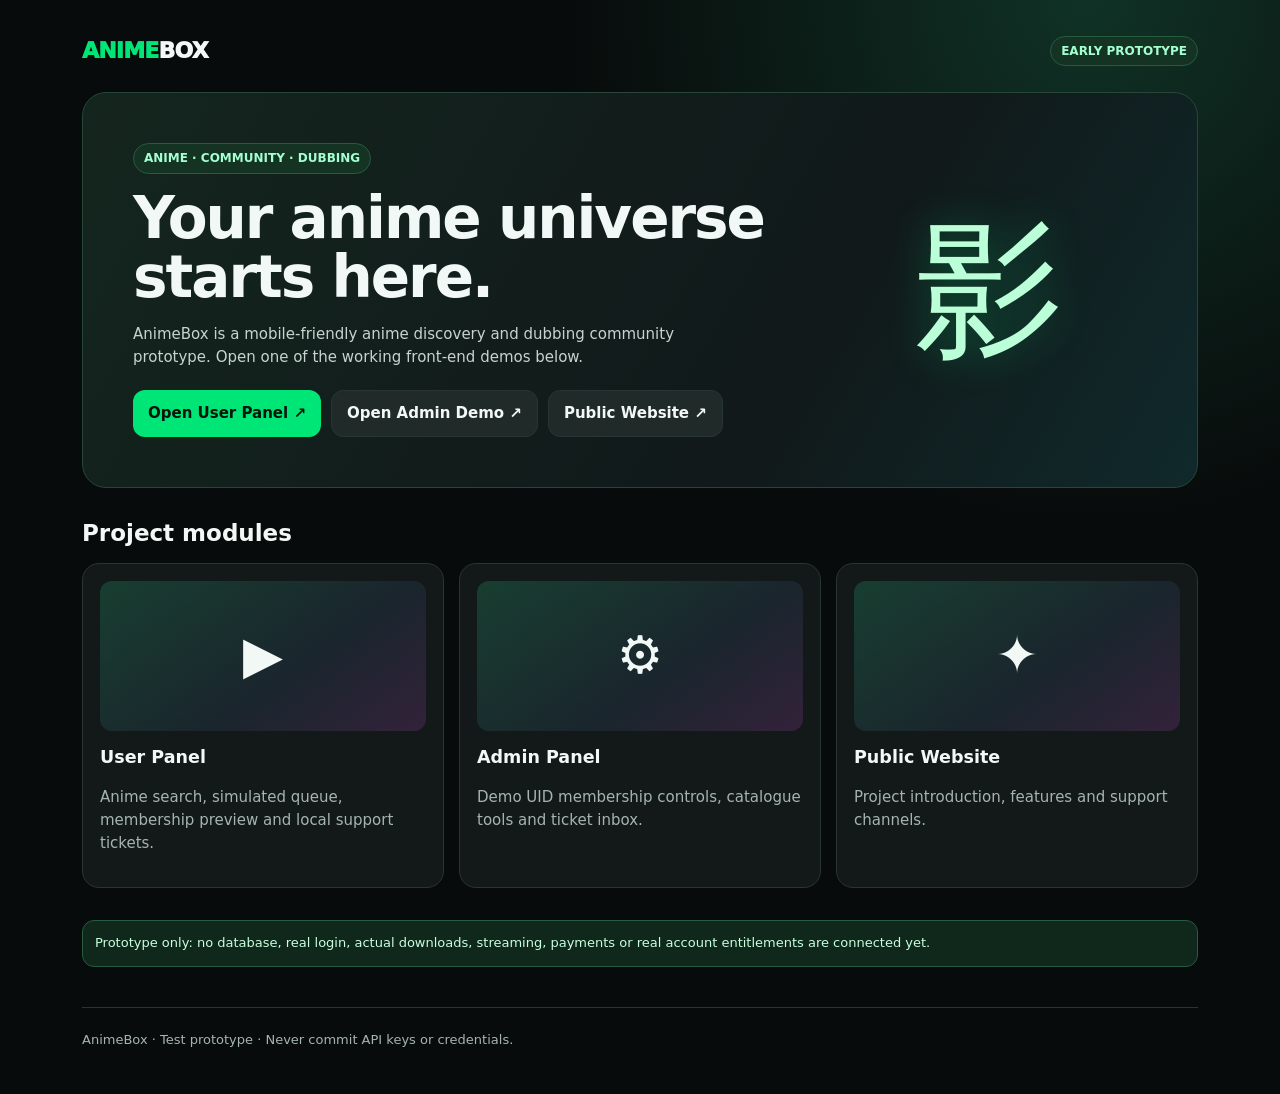
<file: index.html>
<!doctype html><html lang="en"><head><meta charset="utf-8"><meta name="viewport" content="width=device-width,initial-scale=1"><title>AnimeBox — Project Home</title><link rel="stylesheet" href="shared/style.css"></head><body><main class="wrap"><header class="top"><a class="brand" href="#"><span>ANIME</span>BOX</a><span class="pill">EARLY PROTOTYPE</span></header><section class="hero"><div><span class="pill">ANIME · COMMUNITY · DUBBING</span><h1>Your anime universe starts here.</h1><p>AnimeBox is a mobile-friendly anime discovery and dubbing community prototype. Open one of the working front-end demos below.</p><div class="actions"><a class="button" href="apps/user/index.html">Open User Panel ↗</a><a class="button alt" href="apps/admin/index.html">Open Admin Demo ↗</a><a class="button alt" href="website/index.html">Public Website ↗</a></div></div><div class="hero-art">影</div></section><section class="section"><h2>Project modules</h2><div class="grid"><a class="card" href="apps/user/index.html"><div class="poster">▶</div><h3>User Panel</h3><p class="muted">Anime search, simulated queue, membership preview and local support tickets.</p></a><a class="card" href="apps/admin/index.html"><div class="poster">⚙</div><h3>Admin Panel</h3><p class="muted">Demo UID membership controls, catalogue tools and ticket inbox.</p></a><a class="card" href="website/index.html"><div class="poster">✦</div><h3>Public Website</h3><p class="muted">Project introduction, features and support channels.</p></a></div></section><div class="notice">Prototype only: no database, real login, actual downloads, streaming, payments or real account entitlements are connected yet.</div><footer class="footer">AnimeBox · Test prototype · Never commit API keys or credentials.</footer></main></body></html>
</file>
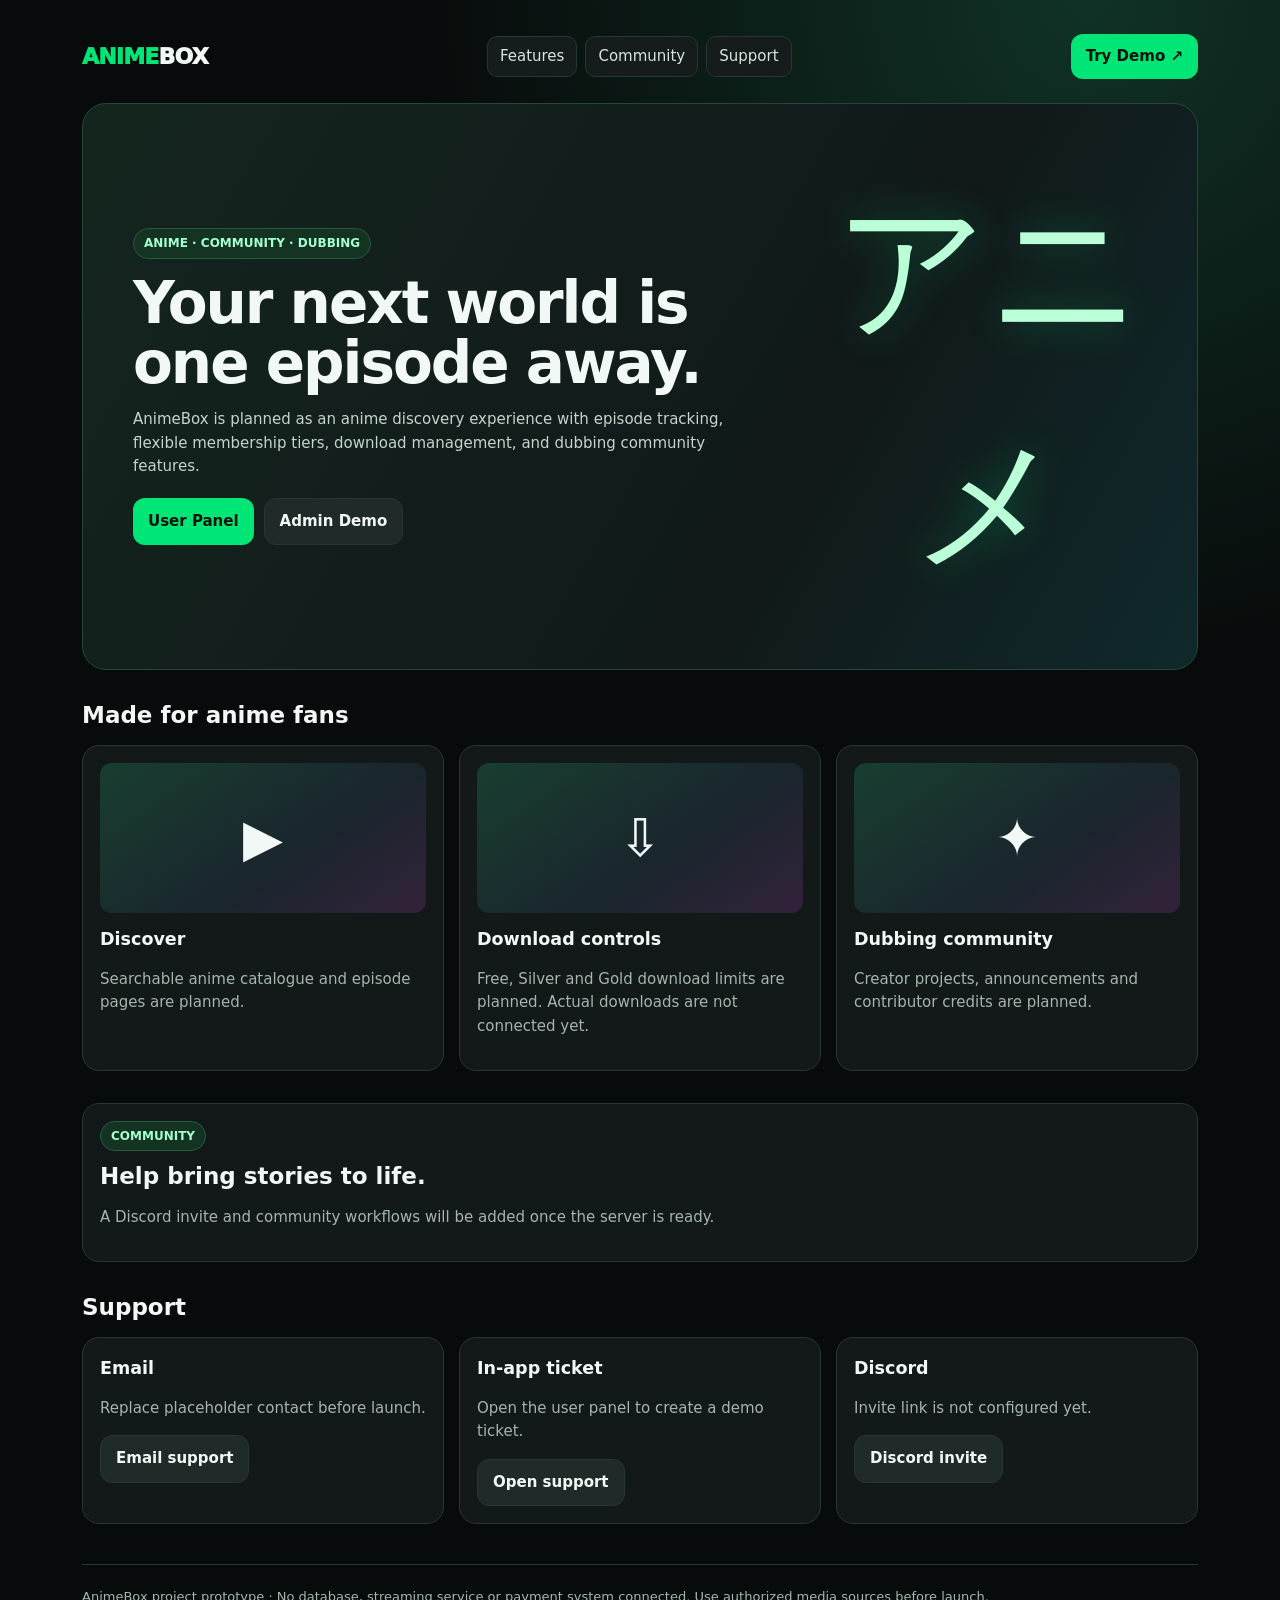
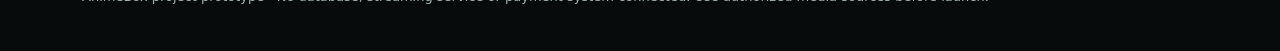
<file: website/index.html>
<!doctype html><html lang="en"><head><meta charset="utf-8"><meta name="viewport" content="width=device-width,initial-scale=1"><title>AnimeBox — Website</title><link rel="stylesheet" href="../shared/style.css"></head><body><main class="wrap"><header class="top"><a class="brand" href="../index.html"><span>ANIME</span>BOX</a><nav class="nav"><a href="#features">Features</a><a href="#community">Community</a><a href="#support">Support</a></nav><a class="button" href="../apps/user/index.html">Try Demo ↗</a></header><section class="hero"><div><span class="pill">ANIME · COMMUNITY · DUBBING</span><h1>Your next world is one episode away.</h1><p>AnimeBox is planned as an anime discovery experience with episode tracking, flexible membership tiers, download management, and dubbing community features.</p><div class="actions"><a class="button" href="../apps/user/index.html">User Panel</a><a class="button alt" href="../apps/admin/index.html">Admin Demo</a></div></div><div class="hero-art">アニメ</div></section><section class="section" id="features"><h2>Made for anime fans</h2><div class="grid"><div class="card"><div class="poster">▶</div><h3>Discover</h3><p class="muted">Searchable anime catalogue and episode pages are planned.</p></div><div class="card"><div class="poster">⇩</div><h3>Download controls</h3><p class="muted">Free, Silver and Gold download limits are planned. Actual downloads are not connected yet.</p></div><div class="card"><div class="poster">✦</div><h3>Dubbing community</h3><p class="muted">Creator projects, announcements and contributor credits are planned.</p></div></div></section><section class="section" id="community"><div class="box"><span class="pill">COMMUNITY</span><h2 style="margin-top:12px">Help bring stories to life.</h2><p class="muted">A Discord invite and community workflows will be added once the server is ready.</p></div></section><section class="section" id="support"><h2>Support</h2><div class="grid"><div class="card"><h3>Email</h3><p class="muted">Replace placeholder contact before launch.</p><a class="button alt" href="mailto:support@example.com">Email support</a></div><div class="card"><h3>In-app ticket</h3><p class="muted">Open the user panel to create a demo ticket.</p><a class="button alt" href="../apps/user/index.html#support">Open support</a></div><div class="card"><h3>Discord</h3><p class="muted">Invite link is not configured yet.</p><button class="alt" onclick="alert('Discord invite not configured yet.')">Discord invite</button></div></div></section><footer class="footer">AnimeBox project prototype · No database, streaming service or payment system connected. Use authorized media sources before launch.</footer></main></body></html>
</file>
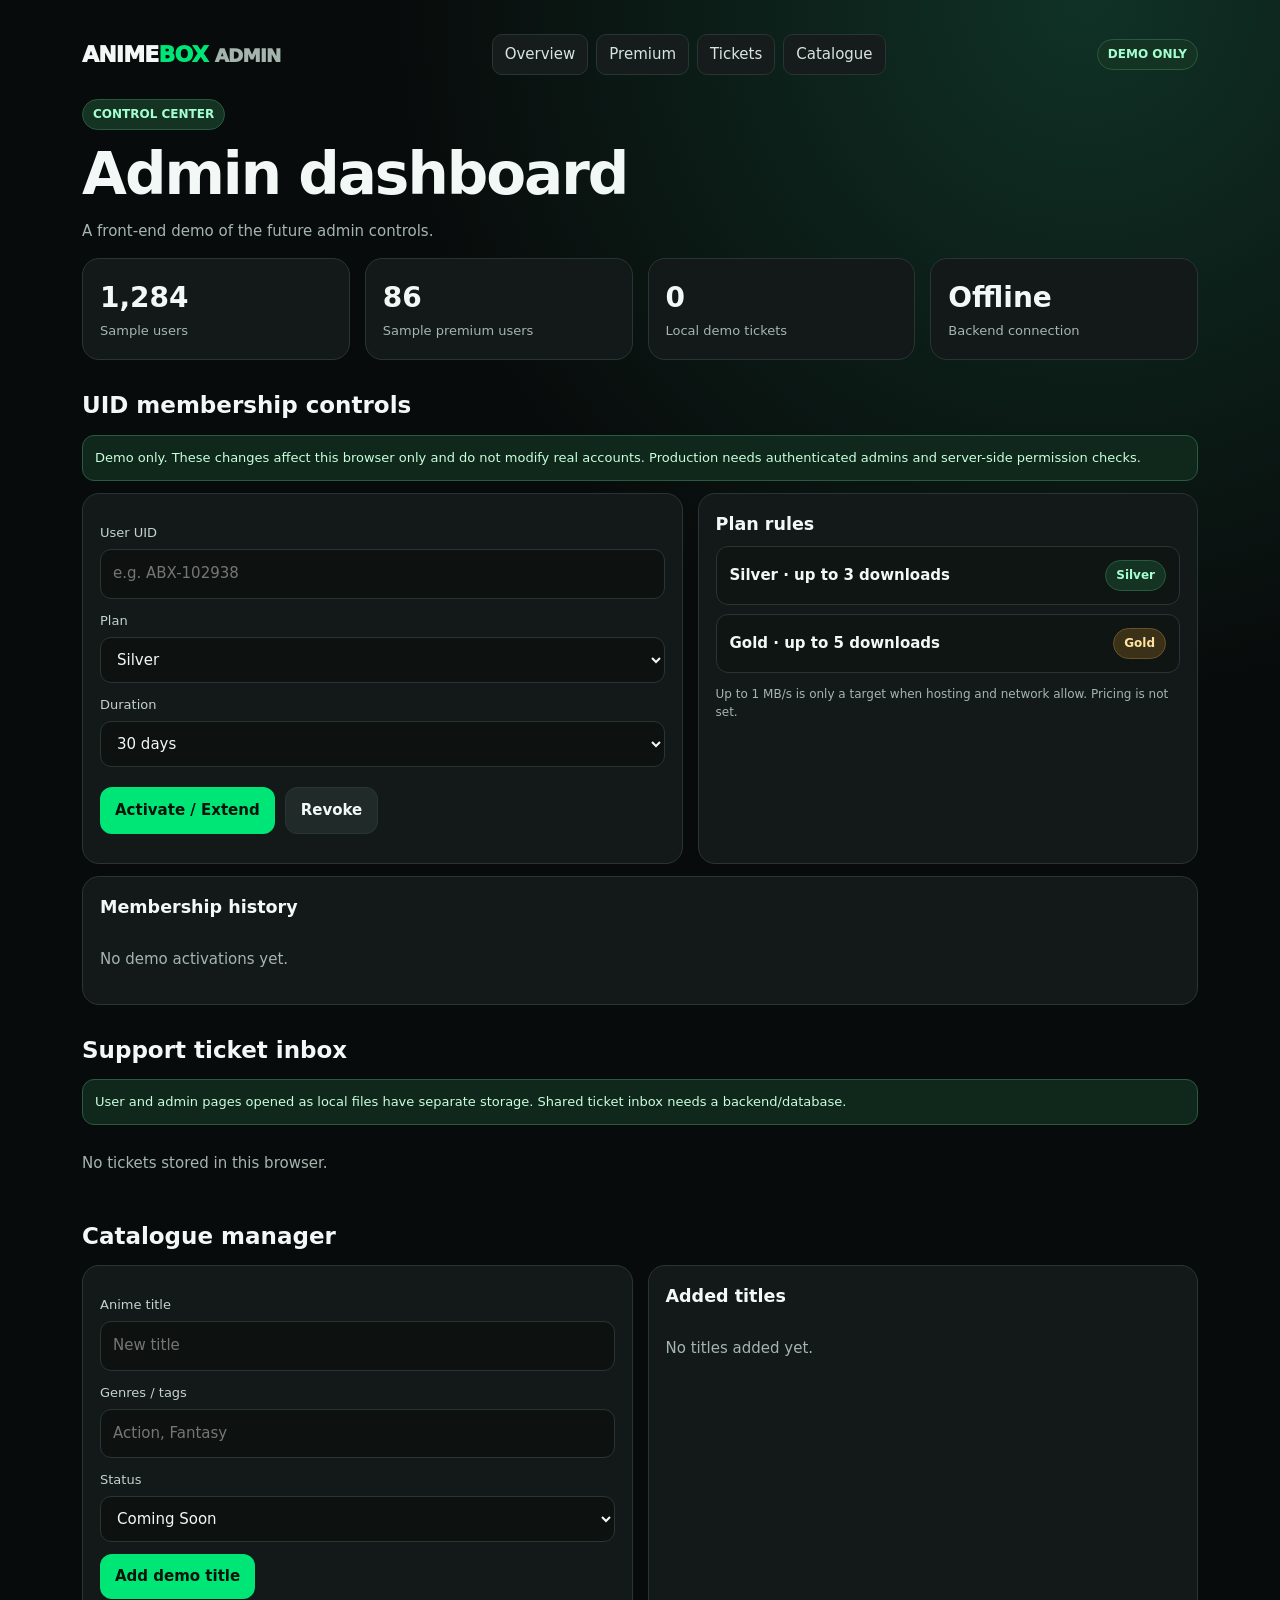
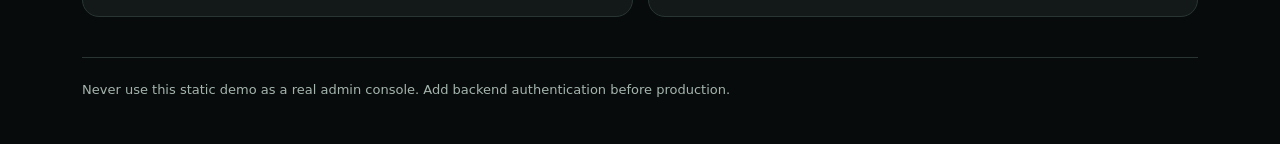
<file: apps/admin/index.html>
<!doctype html><html lang="en"><head><meta charset="utf-8"><meta name="viewport" content="width=device-width,initial-scale=1"><title>AnimeBox · Admin Demo</title><link rel="stylesheet" href="../../shared/style.css"></head><body><main class="wrap"><header class="top"><a class="brand" href="../../index.html">ANIME<span>BOX</span> <small class="muted">ADMIN</small></a><nav class="nav"><a href="#overview">Overview</a><a href="#premium">Premium</a><a href="#tickets">Tickets</a><a href="#catalogue">Catalogue</a></nav><span class="pill">DEMO ONLY</span></header><section id="overview"><span class="pill">CONTROL CENTER</span><h1>Admin dashboard</h1><p class="muted">A front-end demo of the future admin controls.</p><div class="grid4"><div class="stat"><strong>1,284</strong><span>Sample users</span></div><div class="stat"><strong id="pc">86</strong><span>Sample premium users</span></div><div class="stat"><strong id="tc">0</strong><span>Local demo tickets</span></div><div class="stat"><strong>Offline</strong><span>Backend connection</span></div></div></section><section class="section" id="premium"><h2>UID membership controls</h2><div class="notice">Demo only. These changes affect this browser only and do not modify real accounts. Production needs authenticated admins and server-side permission checks.</div><div class="grid" style="grid-template-columns:1.2fr 1fr;margin-top:12px"><div class="box"><label>User UID</label><input id="uid" class="input" placeholder="e.g. ABX-102938"><label>Plan</label><select id="plan" class="input"><option>Silver</option><option>Gold</option></select><label>Duration</label><select id="days" class="input"><option value="7">7 days</option><option value="30" selected>30 days</option><option value="90">90 days</option><option value="365">365 days</option></select><div class="actions"><button onclick="activate()">Activate / Extend</button><button class="alt" onclick="revoke()">Revoke</button></div><p id="message" class="muted small"></p></div><div class="box"><h3>Plan rules</h3><div class="item"><b>Silver · up to 3 downloads</b><span class="tag">Silver</span></div><div class="item" style="margin-top:9px"><b>Gold · up to 5 downloads</b><span class="tag gold">Gold</span></div><p class="muted small">Up to 1 MB/s is only a target when hosting and network allow. Pricing is not set.</p></div></div><div class="box" style="margin-top:12px"><h3>Membership history</h3><div id="history" class="list" style="margin-top:12px"></div></div></section><section class="section" id="tickets"><h2>Support ticket inbox</h2><div class="notice">User and admin pages opened as local files have separate storage. Shared ticket inbox needs a backend/database.</div><div id="ticketlist" class="list" style="margin-top:12px"></div></section><section class="section" id="catalogue"><h2>Catalogue manager</h2><div class="grid" style="grid-template-columns:1fr 1fr"><div class="box"><label>Anime title</label><input id="title" class="input" placeholder="New title"><label>Genres / tags</label><input id="genre" class="input" placeholder="Action, Fantasy"><label>Status</label><select id="status" class="input"><option>Coming Soon</option><option>Ongoing</option><option>Completed</option><option>Postponed</option></select><button style="margin-top:12px" onclick="addAnime()">Add demo title</button></div><div class="box"><h3>Added titles</h3><div id="catalogueList" class="list" style="margin-top:12px"></div></div></div></section><footer class="footer">Never use this static demo as a real admin console. Add backend authentication before production.</footer></main><script>
function read(k,d){try{return JSON.parse(localStorage.getItem('abadmin:'+k))??d}catch{return d}}function save(k,v){localStorage.setItem('abadmin:'+k,JSON.stringify(v))}function esc(s){return String(s).replace(/[&<>"']/g,c=>({'&':'&amp;','<':'&lt;','>':'&gt;','"':'&quot;',"'":'&#39;'}[c]))}function toast(s){let e=document.createElement('div');e.className='toast';e.textContent=s;document.body.append(e);setTimeout(()=>e.remove(),2200)}
function draw(){let a=read('members',[]);document.getElementById('history').innerHTML=a.map(m=>'<div class="item"><div><b>'+esc(m.uid)+' · '+esc(m.plan)+'</b><div class="muted small">'+esc(m.start)+' → '+esc(m.end)+' · '+m.days+' days</div></div><span class="badge '+(m.status==='Active'?'ok':'wait')+'">'+esc(m.status)+'</span></div>').join('')||'<p class="muted">No demo activations yet.</p>';document.getElementById('pc').textContent=86+a.filter(m=>m.status==='Active').length;let t=read('tickets',[]);document.getElementById('tc').textContent=t.length;document.getElementById('ticketlist').innerHTML=t.map((x,i)=>'<div class="item"><div><b>'+esc(x.id)+' · '+esc(x.type)+'</b><div class="muted small">'+esc(x.details)+'</div></div><button class="alt" onclick="toggle('+i+')">'+esc(x.status)+' · Toggle</button></div>').join('')||'<p class="muted">No tickets stored in this browser.</p>';let c=read('catalogue',[]);document.getElementById('catalogueList').innerHTML=c.map(x=>'<div class="item"><div><b>'+esc(x.title)+'</b><div class="muted small">'+esc(x.genre)+'</div></div><span class="tag">'+esc(x.status)+'</span></div>').join('')||'<p class="muted">No titles added yet.</p>'}
function activate(){let uid=document.getElementById('uid').value.trim();if(!uid){toast('Enter a UID.');return}let days=+document.getElementById('days').value,plan=document.getElementById('plan').value,n=new Date(),end=new Date(n.getTime()+days*86400000),a=read('members',[]).filter(m=>m.uid!==uid);a.unshift({uid,plan,days,start:n.toLocaleDateString(),end:end.toLocaleDateString(),status:'Active'});save('members',a);document.getElementById('message').textContent='Demo record saved for '+uid+' until '+end.toLocaleDateString()+'. No real account changed.';draw();toast('Demo membership saved.')}function revoke(){let uid=document.getElementById('uid').value.trim();if(!uid){toast('Enter a UID.');return}let a=read('members',[]),found=false;a=a.map(m=>{if(m.uid===uid){found=true;return {...m,status:'Revoked'}}return m});save('members',a);document.getElementById('message').textContent=found?'Demo membership revoked.':'No matching demo UID.';draw()}function toggle(i){let a=read('tickets',[]);a[i].status=a[i].status==='Resolved'?'Open':'Resolved';save('tickets',a);draw()}function addAnime(){let title=document.getElementById('title').value.trim();if(!title){toast('Enter a title.');return}let a=read('catalogue',[]);a.unshift({title,genre:document.getElementById('genre').value||'Uncategorized',status:document.getElementById('status').value});save('catalogue',a);document.getElementById('title').value='';document.getElementById('genre').value='';draw();toast('Demo title added.')}draw();
</script></body></html>
</file>
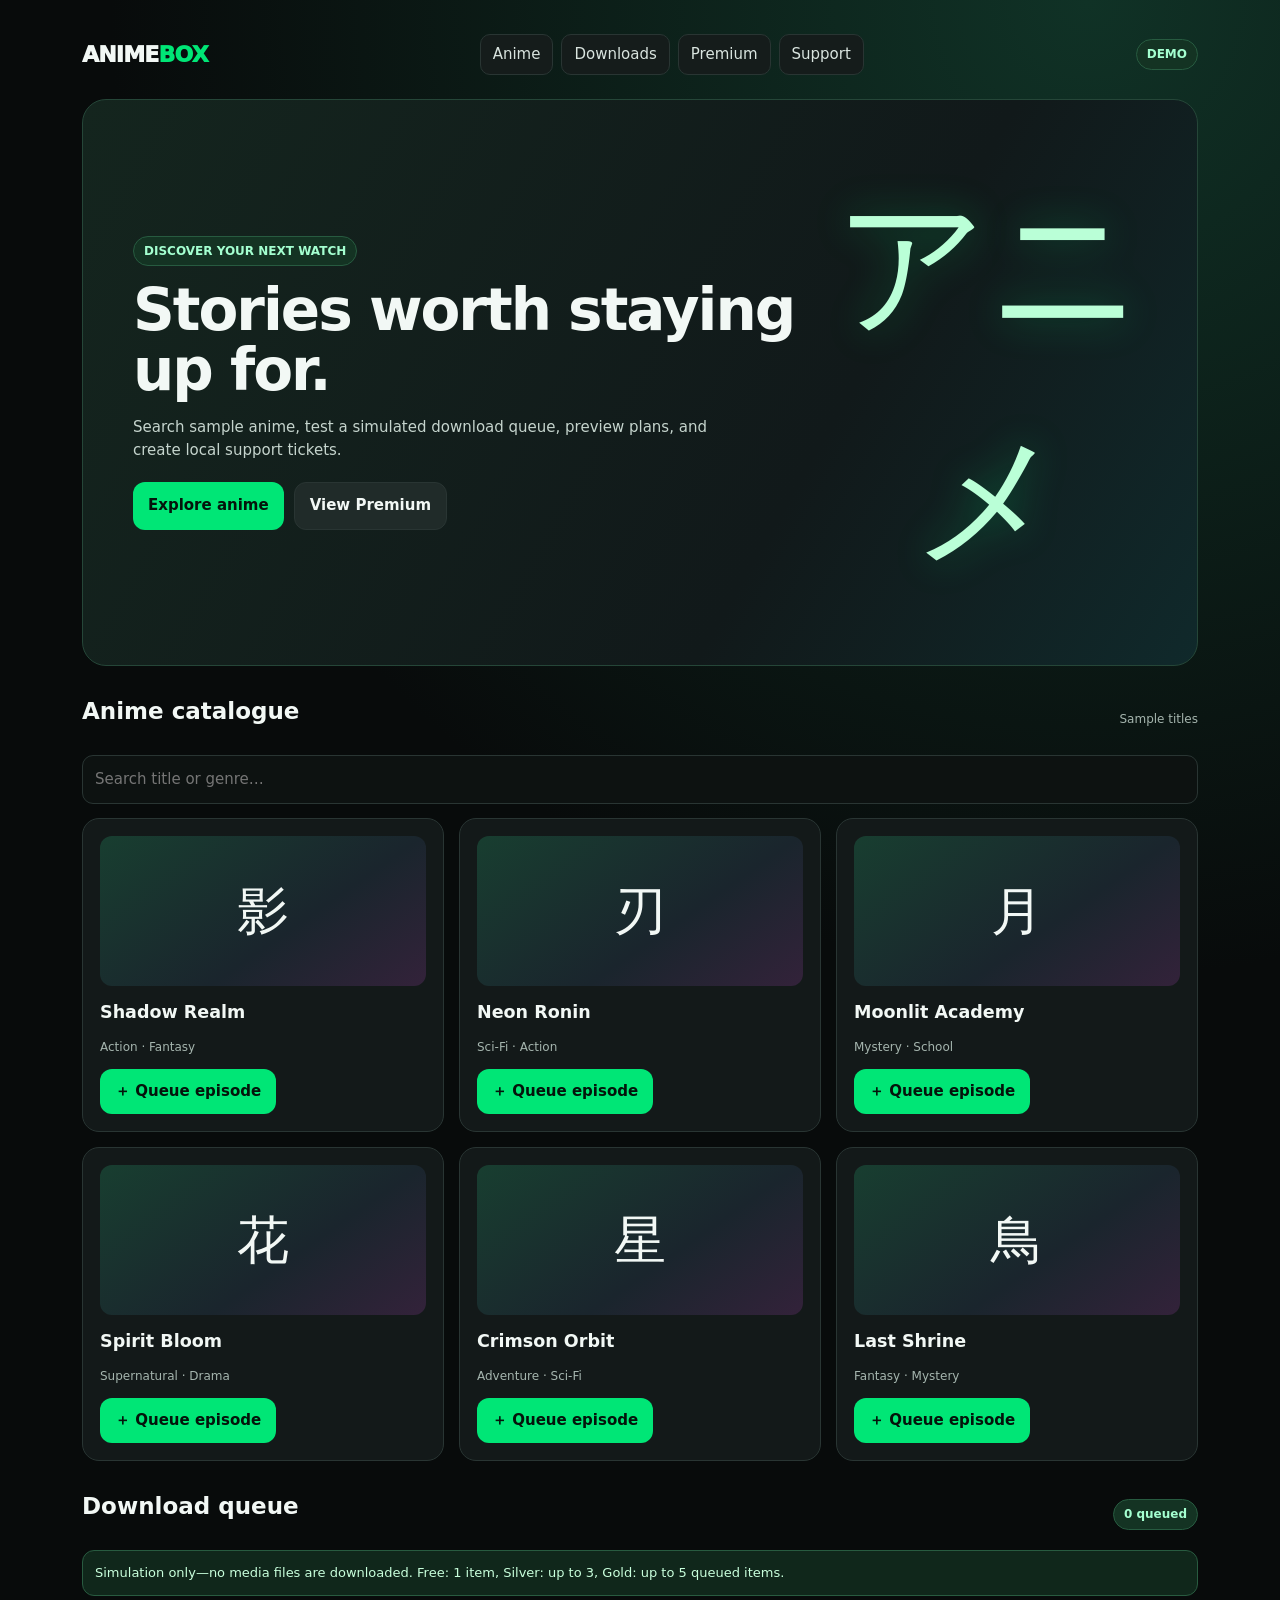
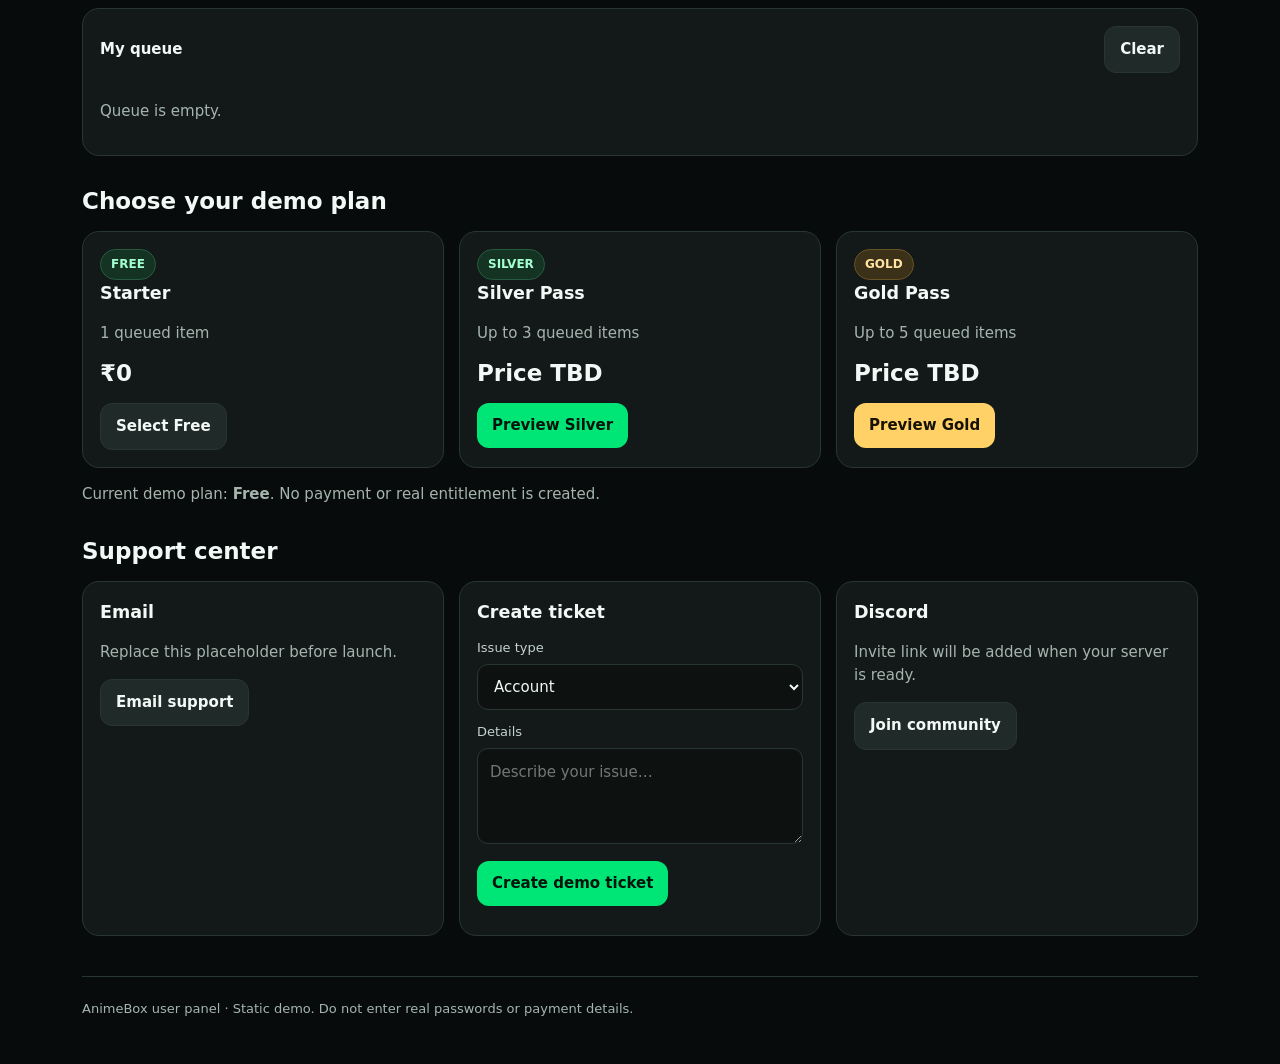
<file: apps/user/index.html>
<!doctype html><html lang="en"><head><meta charset="utf-8"><meta name="viewport" content="width=device-width,initial-scale=1"><title>AnimeBox · User</title><link rel="stylesheet" href="../../shared/style.css"></head><body><main class="wrap"><header class="top"><a class="brand" href="../../index.html">ANIME<span>BOX</span></a><nav class="nav"><a href="#catalogue">Anime</a><a href="#downloads">Downloads</a><a href="#premium">Premium</a><a href="#support">Support</a></nav><span class="pill">DEMO</span></header><section class="hero"><div><span class="pill">DISCOVER YOUR NEXT WATCH</span><h1>Stories worth staying up for.</h1><p>Search sample anime, test a simulated download queue, preview plans, and create local support tickets.</p><div class="actions"><a class="button" href="#catalogue">Explore anime</a><a class="button alt" href="#premium">View Premium</a></div></div><div class="hero-art">アニメ</div></section><section class="section" id="catalogue"><div class="head"><h2>Anime catalogue</h2><span class="muted small">Sample titles</span></div><input id="search" class="input" placeholder="Search title or genre…"><div id="anime" class="grid" style="margin-top:14px"></div></section><section class="section" id="downloads"><div class="head"><h2>Download queue</h2><span class="tag" id="count">0 queued</span></div><div class="notice">Simulation only—no media files are downloaded. Free: 1 item, Silver: up to 3, Gold: up to 5 queued items.</div><div class="box" style="margin-top:12px"><div class="row"><b>My queue</b><button class="alt" onclick="clearQueue()">Clear</button></div><div id="queue" class="list" style="margin-top:12px"></div></div></section><section class="section" id="premium"><h2>Choose your demo plan</h2><div class="grid"><div class="card"><span class="tag">FREE</span><h3>Starter</h3><p class="muted">1 queued item</p><h2>₹0</h2><button class="alt" onclick="plan('Free')">Select Free</button></div><div class="card"><span class="tag">SILVER</span><h3>Silver Pass</h3><p class="muted">Up to 3 queued items</p><h2>Price TBD</h2><button onclick="plan('Silver')">Preview Silver</button></div><div class="card"><span class="tag gold">GOLD</span><h3>Gold Pass</h3><p class="muted">Up to 5 queued items</p><h2>Price TBD</h2><button class="gold" onclick="plan('Gold')">Preview Gold</button></div></div><p class="muted">Current demo plan: <b id="current">Free</b>. No payment or real entitlement is created.</p></section><section class="section" id="support"><h2>Support center</h2><div class="grid"><div class="card"><h3>Email</h3><p class="muted">Replace this placeholder before launch.</p><a class="button alt" href="mailto:support@example.com">Email support</a></div><div class="card"><h3>Create ticket</h3><label>Issue type</label><select id="type" class="input"><option>Account</option><option>Premium / Payment</option><option>Downloads</option><option>Playback</option><option>Bug report</option><option>Other</option></select><label>Details</label><textarea id="details" class="input" rows="3" placeholder="Describe your issue…"></textarea><button style="margin-top:10px" onclick="ticket()">Create demo ticket</button><div id="tickets" class="list" style="margin-top:12px"></div></div><div class="card"><h3>Discord</h3><p class="muted">Invite link will be added when your server is ready.</p><button class="alt" onclick="alert('Discord invite is not configured yet.')">Join community</button></div></div></section><footer class="footer">AnimeBox user panel · Static demo. Do not enter real passwords or payment details.</footer></main><script>
const titles=[['Shadow Realm','Action · Fantasy','影'],['Neon Ronin','Sci-Fi · Action','刃'],['Moonlit Academy','Mystery · School','月'],['Spirit Bloom','Supernatural · Drama','花'],['Crimson Orbit','Adventure · Sci-Fi','星'],['Last Shrine','Fantasy · Mystery','鳥']];
function read(k,d){try{return JSON.parse(localStorage.getItem('ab:'+k))??d}catch{return d}}function save(k,v){localStorage.setItem('ab:'+k,JSON.stringify(v))}function esc(s){return String(s).replace(/[&<>"']/g,c=>({'&':'&amp;','<':'&lt;','>':'&gt;','"':'&quot;',"'":'&#39;'}[c]))}function toast(s){let e=document.createElement('div');e.className='toast';e.textContent=s;document.body.append(e);setTimeout(()=>e.remove(),2200)}
function render(q=''){document.getElementById('anime').innerHTML=titles.filter(a=>(a[0]+' '+a[1]).toLowerCase().includes(q.toLowerCase())).map(a=>'<article class="card"><div class="poster">'+a[2]+'</div><h3>'+a[0]+'</h3><p class="muted small">'+a[1]+'</p><button onclick="add(\''+a[0]+'\')">＋ Queue episode</button></article>').join('')||'<p class="muted">No results found.</p>'}
function draw(){let q=read('queue',[]),p=read('plan','Free');document.getElementById('count').textContent=q.length+' queued';document.getElementById('queue').innerHTML=q.map((x,i)=>'<div class="item"><div><b>'+esc(x)+'</b><div class="muted small">Episode 1 · simulated</div></div><button class="alt" onclick="removeQ('+i+')">Remove</button></div>').join('')||'<p class="muted">Queue is empty.</p>';document.getElementById('current').textContent=p}
function add(x){let q=read('queue',[]),p=read('plan','Free'),lim=p==='Gold'?5:p==='Silver'?3:1;if(q.length>=lim){toast(p+' demo limit is '+lim);return}q.push(x+' · Episode 1');save('queue',q);draw();toast('Added to simulated queue. No file downloaded.')}function removeQ(i){let q=read('queue',[]);q.splice(i,1);save('queue',q);draw()}function clearQueue(){save('queue',[]);draw()}function plan(p){save('plan',p);draw();toast(p+' selected for local preview.')}function ticket(){let d=document.getElementById('details').value.trim();if(!d){toast('Describe the issue first.');return}let a=read('tickets',[]);a.unshift({id:'AB-DEMO-'+Date.now().toString().slice(-6),type:document.getElementById('type').value,details:d,status:'Open'});save('tickets',a);document.getElementById('details').value='';drawTickets();toast('Ticket saved in this browser only.')}function drawTickets(){let a=read('tickets',[]);document.getElementById('tickets').innerHTML=a.map(t=>'<div class="item"><div><b>'+esc(t.id)+' · '+esc(t.type)+'</b><div class="muted small">'+esc(t.details)+'</div></div><span class="badge wait">'+esc(t.status)+'</span></div>').join('')}document.getElementById('search').addEventListener('input',e=>render(e.target.value));render();draw();drawTickets();
</script></body></html>
</file>
<file: shared/style.css>
:root{color-scheme:dark;--bg:#080b0b;--panel:#131919;--panel2:#1b2322;--line:#293533;--text:#f2f8f5;--muted:#a5b5ae;--green:#00e676;--cyan:#45d8e8;--gold:#ffd166}
*{box-sizing:border-box}html{scroll-behavior:smooth}body{margin:0;background:radial-gradient(circle at 85% 0,#103226 0,transparent 34%),var(--bg);color:var(--text);font:15px/1.55 system-ui,-apple-system,Segoe UI,Roboto,sans-serif}a{color:inherit;text-decoration:none}button,input,select,textarea{font:inherit}button,.button{display:inline-flex;align-items:center;justify-content:center;gap:8px;border:0;border-radius:12px;padding:11px 15px;background:var(--green);color:#04140b;font-weight:800;cursor:pointer}button.alt,.button.alt{background:#202b29;color:var(--text);border:1px solid var(--line)}button.gold{background:var(--gold);color:#171204}.wrap{max-width:1160px;margin:auto;padding:22px}.top{display:flex;align-items:center;justify-content:space-between;gap:15px;flex-wrap:wrap;padding:12px 0 24px}.brand{font-weight:950;font-size:22px;letter-spacing:-.8px}.brand span{color:var(--green)}.nav{display:flex;gap:8px;flex-wrap:wrap}.nav a{padding:8px 12px;border:1px solid var(--line);border-radius:10px;background:#151c1b;color:#d9e4df}.nav a:hover,.nav a.active{border-color:#26794a;color:var(--green)}.pill,.tag{display:inline-block;border-radius:99px;padding:5px 10px;font-size:12px;font-weight:800;background:#143323;color:#a4ffd0;border:1px solid #275b40}.tag.gold{background:#3b3018;color:#ffe3a1;border-color:#685326}.muted{color:var(--muted)}h1{font-size:clamp(32px,6vw,58px);line-height:1.03;letter-spacing:-2px;margin:15px 0}h2{font-size:23px;line-height:1.2;margin:0 0 15px}h3{margin:0 0 8px}.hero{display:grid;grid-template-columns:1.5fr .7fr;gap:22px;align-items:center;padding:clamp(24px,5vw,50px);border:1px solid #254638;border-radius:24px;background:linear-gradient(120deg,#14251e,#11191a 65%,#10292b)}.hero p{max-width:620px;color:#c5d4cd}.hero-art{text-align:center;font-size:clamp(80px,14vw,150px);color:#baffd7;text-shadow:0 0 40px #00e67650}.actions{display:flex;gap:10px;flex-wrap:wrap;margin-top:20px}.section{margin:32px 0}.head{display:flex;align-items:center;justify-content:space-between;gap:12px;margin-bottom:14px}.grid{display:grid;grid-template-columns:repeat(3,minmax(0,1fr));gap:15px}.grid4{display:grid;grid-template-columns:repeat(4,minmax(0,1fr));gap:15px}.card,.box,.stat{background:var(--panel);border:1px solid var(--line);border-radius:17px;padding:17px;min-width:0}.poster{height:150px;border-radius:12px;background:linear-gradient(145deg,#183e30,#1a252d 60%,#33223a);display:grid;place-items:center;font-size:52px;margin-bottom:13px}.small{font-size:12px}.input{width:100%;background:#0d1211;border:1px solid var(--line);border-radius:11px;color:var(--text);padding:12px;outline:none}.input:focus{border-color:var(--green)}label{display:block;margin:12px 0 6px;color:#c4d2cc;font-size:13px}.row{display:flex;justify-content:space-between;align-items:center;gap:12px}.list{display:grid;gap:10px}.item{display:flex;justify-content:space-between;align-items:center;gap:12px;padding:13px;background:#0f1513;border:1px solid var(--line);border-radius:12px}.notice{padding:12px;border:1px solid #285b40;background:#10271b;border-radius:12px;color:#c8ffdc;font-size:13px}.stat strong{display:block;font-size:28px}.stat span{font-size:13px;color:var(--muted)}.footer{border-top:1px solid var(--line);margin-top:40px;padding:22px 0;color:var(--muted);font-size:13px}.badge{display:inline-block;padding:5px 8px;border-radius:99px;background:#27312e;font-size:11px;font-weight:800}.badge.ok{background:#123c28;color:#a6ffd0}.badge.wait{background:#3b3018;color:#ffe4a1}.toast{position:fixed;bottom:18px;left:50%;transform:translateX(-50%);background:#eafff1;color:#06180d;border-radius:12px;padding:12px 18px;font-weight:800;z-index:9;max-width:92vw}@media(max-width:780px){.hero{grid-template-columns:1fr}.hero-art{display:none}.grid,.grid4{grid-template-columns:repeat(2,minmax(0,1fr))}.wrap{padding:15px}}@media(max-width:430px){.grid,.grid4{gap:9px}.card,.box{padding:11px}.poster{height:115px}.nav a{font-size:12px;padding:7px 9px}}
</file>
